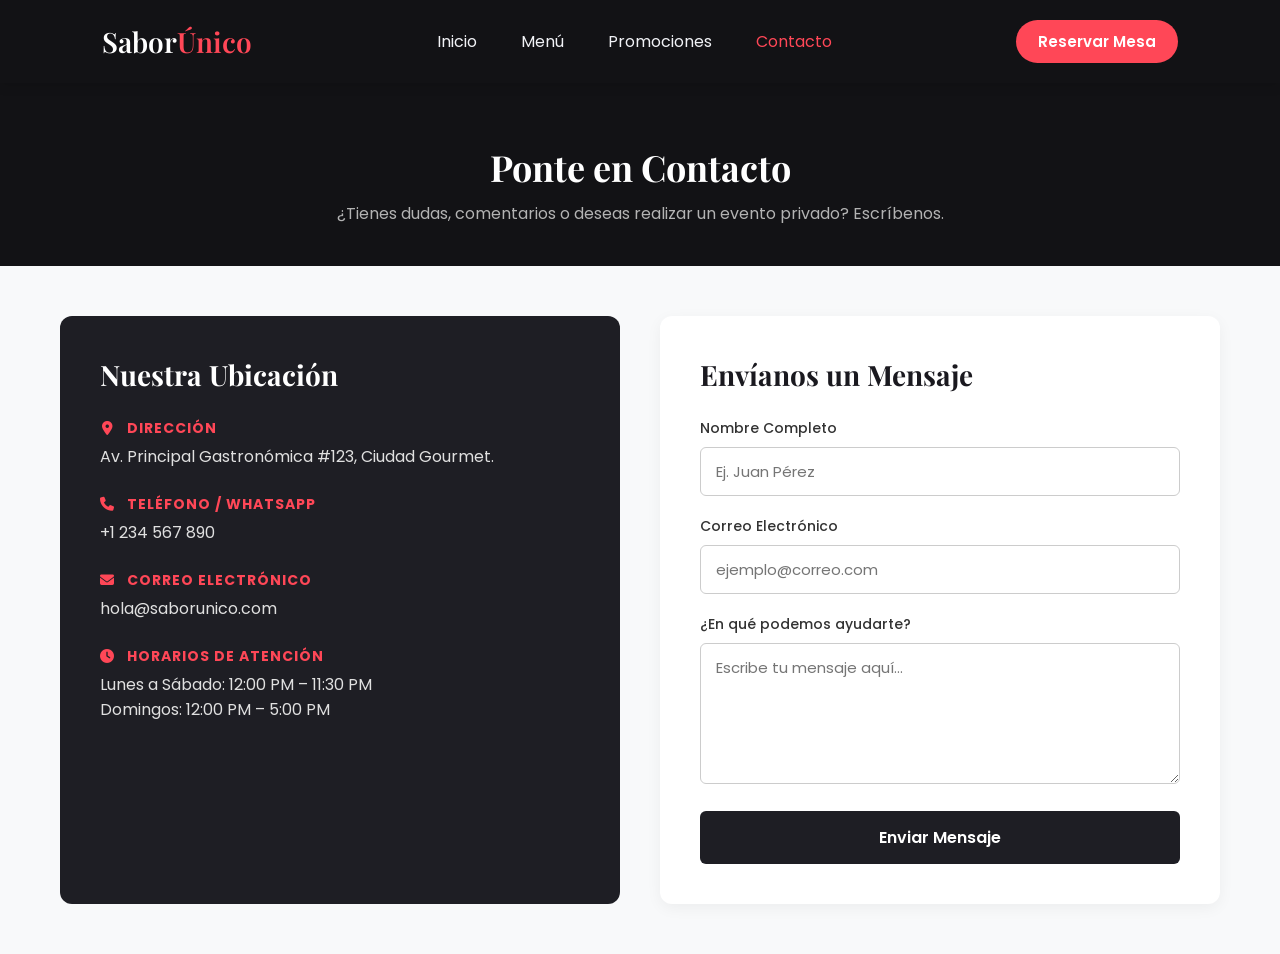
<file: Pages/contacto.html>
<!DOCTYPE html>
<html lang="es">
<head>
    <meta charset="UTF-8">
    <meta name="viewport" content="width=device-width, initial-scale=1.0">
    <title>Sabor Único - Contacto</title>
    <link href="https://fonts.googleapis.com/css2?family=Playfair+Display:wght@600&family=Poppins:wght@300;400;600&display=swap" rel="stylesheet">
    <link rel="icon" href="../logo.png" type="image/png">
    <!-- Añadimos la librería de iconos Font Awesome -->
    <link rel="stylesheet" href="https://cdnjs.cloudflare.com/ajax/libs/font-awesome/6.5.1/css/all.min.css" integrity="sha512-DTOQO9RWCH3ppGqcWaEA1BIZOC6xxalwEsw9c2QQeAIftl+Vegovlnee1c9QX4TctnWMn13TZye+giMm8e2LwA==" crossorigin="anonymous" referrerpolicy="no-referrer" />
    <link rel="stylesheet" href="../styles.css">
    <link rel="stylesheet" href="../Styles/contacto.css">
</head>
<body>

    <header class="navbar">
        <div class="logo">
            <a href="../index.htm">Sabor<span>Único</span></a>
        </div>
        <nav class="nav-menu">
            <a href="../index.htm">Inicio</a>
            <a href="menu.html">Menú</a>
            <a href="promociones.html">Promociones</a>
            <a href="contacto.html" class="active">Contacto</a>
        </nav>
        <div class="nav-btn">
            <a href="reserva.html" class="btn-reserve">Reservar Mesa</a>
        </div>
    </header>

    <header class="sec-titulo">
        <h1>Ponte en Contacto</h1>
        <p>¿Tienes dudas, comentarios o deseas realizar un evento privado? Escríbenos.</p>
    </header>

    <main class="contenedor-contacto">
        <section class="info-contacto">
            <h2>Nuestra Ubicación</h2>
            <div class="bloque-dato">
                <h4><i class="fa-solid fa-map-marker-alt"></i> Dirección</h4>
                <p>Av. Principal Gastronómica #123, Ciudad Gourmet.</p>
            </div>
            <div class="bloque-dato">
                <h4><i class="fa-solid fa-phone"></i> Teléfono / WhatsApp</h4>
                <p>+1 234 567 890</p>
            </div>
            <div class="bloque-dato">
                <h4><i class="fa-solid fa-envelope"></i> Correo Electrónico</h4>
                <p>hola@saborunico.com</p>
            </div>
            <div class="bloque-dato">
                <h4><i class="fa-solid fa-clock"></i> Horarios de Atención</h4>
                <p>Lunes a Sábado: 12:00 PM – 11:30 PM<br>Domingos: 12:00 PM – 5:00 PM</p>
            </div>
        </section>

        <section class="formulario-contacto">
            <h2>Envíanos un Mensaje</h2>
            <div id="alerta-formulario" class="alerta-formulario"></div>

            <form id="formContacto">
                <div class="grupo-input">
                    <label for="nombre">Nombre Completo</label>
                    <input type="text" id="nombre" required placeholder="Ej. Juan Pérez">
                </div>
                <div class="grupo-input">
                    <label for="email">Correo Electrónico</label>
                    <input type="email" id="email" required placeholder="ejemplo@correo.com">
                </div>
                <div class="grupo-input">
                    <label for="mensaje">¿En qué podemos ayudarte?</label>
                    <textarea id="mensaje" rows="5" required placeholder="Escribe tu mensaje aquí..."></textarea>
                </div>
                <button type="submit" class="btn-enviar">Enviar Mensaje</button>
            </form>
        </section>
    </main>

    <script src="../javascript/contacto.js"></script>
</body>
</html>
</file>
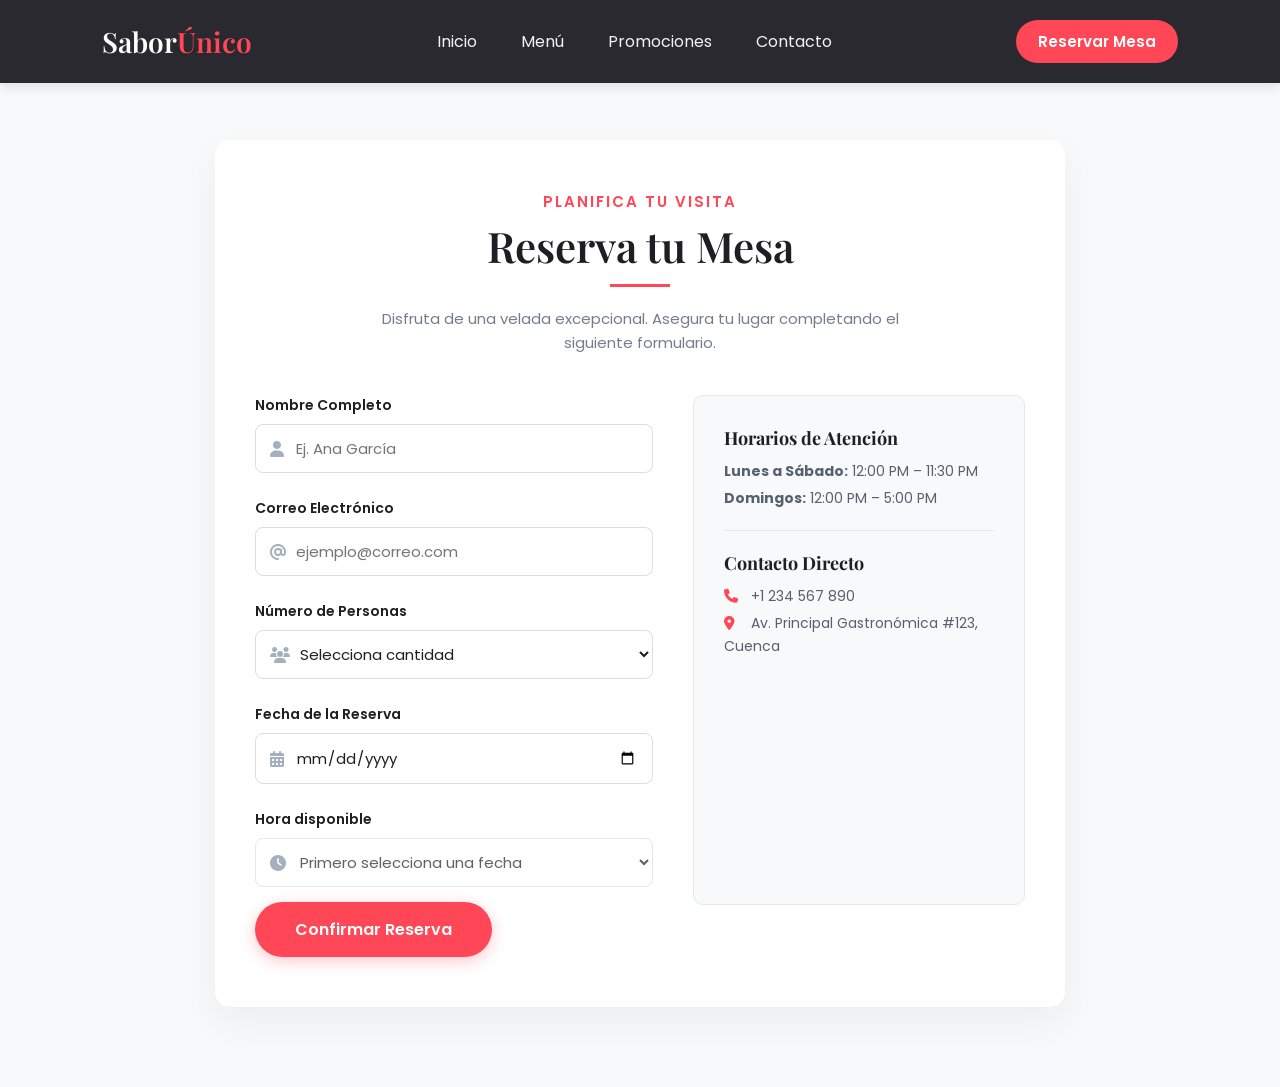
<file: Pages/reserva.html>
<!DOCTYPE html>
<html lang="es">
<head>
    <meta charset="UTF-8">
    <meta name="viewport" content="width=device-width, initial-scale=1.0">
    <title>Reservar Mesa - Sabor Único</title>
    <link href="https://fonts.googleapis.com/css2?family=Playfair+Display:ital,wght@0,600;1,400&family=Poppins:wght@300;400;600&display=swap" rel="stylesheet">
    <link rel="icon" href="../logo.png" type="image/png">
    <!-- Añadimos la librería de iconos Font Awesome -->
    <link rel="stylesheet" href="https://cdnjs.cloudflare.com/ajax/libs/font-awesome/6.5.1/css/all.min.css" integrity="sha512-DTOQO9RWCH3ppGqcWaEA1BIZOC6xxalwEsw9c2QQeAIftl+Vegovlnee1c9QX4TctnWMn13TZye+giMm8e2LwA==" crossorigin="anonymous" referrerpolicy="no-referrer" />
    <link rel="stylesheet" href="../styles.css">
    <link rel="stylesheet" href="../Styles/reserva.css">
</head>
<body>

    <!-- BARRA DE NAVEGACIÓN (Idéntica a la principal) -->
    <header class="navbar">
        <div class="logo">
            <a href="../index.htm">Sabor<span>Único</span></a>
        </div>
        <nav class="nav-menu">
            <a href="../index.htm">Inicio</a>
            <a href="menu.html">Menú</a>
            <a href="promociones.html">Promociones</a>
            <a href="contacto.html">Contacto</a>
        </nav>
        <div class="nav-btn">
            <a href="reserva.html" class="btn-reserve active-btn">Reservar Mesa</a>
        </div>
    </header>

    <!-- SECCIÓN DE RESERVAS -->
    <main class="reservation-container">
        <div class="reservation-card">
            <div class="reservation-header">
                <p class="section-subtitle">Planifica tu visita</p>
                <h2 class="section-title">Reserva tu Mesa</h2>
                <div class="underline"></div>
                <p class="reservation-lead">Disfruta de una velada excepcional. Asegura tu lugar completando el siguiente formulario.</p>
            </div>

            <div class="booking-content">
                <!-- COLUMNA IZQUIERDA: FORMULARIO -->
                <form id="booking-form" class="booking-form">
                    <div class="form-grid">
                        <!-- Nombre -->
                        <div class="form-group">
                            <label for="client-name">Nombre Completo</label>
                            <div class="input-with-icon">
                                <input type="text" id="client-name" required placeholder="Ej. Ana García">
                                <i class="fa-solid fa-user input-icon"></i>
                            </div>
                        </div>

                        <!-- Correo -->
                        <div class="form-group">
                            <label for="client-email">Correo Electrónico</label>
                            <div class="input-with-icon">
                                <input type="email" id="client-email" required placeholder="ejemplo@correo.com">
                                <i class="fa-solid fa-at input-icon"></i>
                            </div>
                        </div>

                        <!-- Número de Personas -->
                        <div class="form-group">
                            <label for="guests-count">Número de Personas</label>
                            <div class="input-with-icon">
                                <select id="guests-count" required>
                                    <option value="" disabled selected>Selecciona cantidad</option>
                                    <option value="1">1 Persona</option>
                                    <option value="2">2 Personas</option>
                                    <option value="3">3 Personas</option>
                                    <option value="4">4 Personas</option>
                                    <option value="5">5 Personas</option>
                                    <option value="6">6+ Personas (Mesa grande)</option>
                                </select>
                                <i class="fa-solid fa-users input-icon"></i>
                            </div>
                        </div>

                        <!-- Fecha -->
                        <div class="form-group">
                            <label for="booking-date">Fecha de la Reserva</label>
                            <div class="input-with-icon">
                                <input type="date" id="booking-date" required>
                                <i class="fa-solid fa-calendar-days input-icon"></i>
                            </div>
                        </div>

                        <!-- Hora -->
                        <div class="form-group full-width">
                            <label for="booking-time">Hora disponible</label>
                            <div class="input-with-icon">
                                <select id="booking-time" required disabled>
                                    <option value="" disabled selected>Primero selecciona una fecha</option>
                                </select>
                                <i class="fa-solid fa-clock input-icon"></i>
                            </div>
                        </div>
                    </div>

                    <!-- Botón de envío -->
                    <div class="form-actions">
                        <button type="submit" class="btn-submit">Confirmar Reserva</button>
                    </div>
                </form>

                <!-- COLUMNA DERECHA: INFORMACIÓN -->
                <div class="booking-info-panel">
                    <h4>Horarios de Atención</h4>
                    <p><strong>Lunes a Sábado:</strong> 12:00 PM – 11:30 PM</p>
                    <p><strong>Domingos:</strong> 12:00 PM – 5:00 PM</p>
                    <div class="info-divider"></div>
                    <h4>Contacto Directo</h4> 
                    <p><i class="fa-solid fa-phone"></i> +1 234 567 890</p>
                    <p><i class="fa-solid fa-map-marker-alt"></i> Av. Principal Gastronómica #123, Cuenca</p>
                    <div class="map-container">
                        <iframe src="https://www.google.com/maps/embed?pb=!1m18!1m12!1m3!1d40671.75519452552!2d-78.99501874792216!3d-2.9482623612088066!2m3!1f0!2f0!3f0!3m2!1i1024!2i768!4f13.1!3m3!1m2!1s0x91cd18095fc7e881%3A0xafd08fd090de6ff7!2sCuenca!5e0!3m2!1ses-419!2sec!4v1784252672209!5m2!1ses-419!2sec" style="border:0;" allowfullscreen="" loading="lazy" referrerpolicy="strict-origin-when-cross-origin"></iframe>
                    </div>
                </div>
            </div>

            <!-- Pantalla de éxito (Oculta inicialmente) -->
            <div id="success-message" class="success-message" style="display: none;">
                <div class="success-icon"><i class="fa-solid fa-check"></i></div>
                <h3>¡Reserva Solicitada con Éxito!</h3>
                <p>Hemos recibido tu solicitud, <strong id="summary-name"></strong>. Te enviaremos un correo de confirmación a <strong id="summary-email"></strong> en unos minutos.</p>
                <div class="reservation-summary">
                    <p><i class="fa-solid fa-calendar-days"></i> <strong>Fecha:</strong> <span id="summary-date"></span></p>
                    <p><i class="fa-solid fa-clock"></i> <strong>Hora:</strong> <span id="summary-time"></span></p>
                    <p><i class="fa-solid fa-users"></i> <strong>Personas:</strong> <span id="summary-guests"></span></p>
                </div>
                <button id="btn-reset-form" class="btn-secondary-dark">Hacer otra reserva</button>
            </div>

        </div>
    </main>

    <!-- Enlace al archivo JS -->
    <script src="../javascript/reserva.js"></script>
</body>
</html>
</file>
<file: styles.css>
/* --- CONFIGURACIÓN GENERAL Y VARIABLES --- */
:root {
    --primary-color: #ff4757;    /* Rojo/Naranja llamativo para botones */
    --secondary-color: #ffffff;  /* Blanco */
    --dark-color: #1e1e24;       /* Fondo oscuro para la navbar */
    --text-light: #ffffff;
    --text-gray: #f1f2f6;
    --font-titles: 'Playfair Display', serif;
    --font-body: 'Poppins', sans-serif;
}

* {
    margin: 0;
    padding: 0;
    box-sizing: border-box;
}

body {
    font-family: var(--font-body);
    background-color: #f8f9fa;
    color: var(--dark-color);
    overflow-x: hidden;
}

a {
    text-decoration: none;
    transition: all 0.3s ease;
}

/* --- BARRA DE NAVEGACIÓN (NAVBAR) --- */
.navbar {
    display: flex;
    justify-content: space-between;
    align-items: center;
    padding: 20px 8%;
    background-color: rgba(30, 30, 36, 0.95); /* Fondo oscuro semitransparente */
    position: fixed;
    top: 0;
    left: 0;
    width: 100%;
    z-index: 1000;
    box-shadow: 0 4px 10px rgba(0, 0, 0, 0.1);
}

.logo a {
    font-family: var(--font-titles);
    font-size: 28px;
    font-weight: 600;
    color: var(--text-light);
}

.logo a span {
    color: var(--primary-color);
}

.nav-menu a {
    color: var(--text-gray);
    margin: 0 20px;
    font-size: 16px;
    font-weight: 400;
}

.nav-menu a:hover, 
.nav-menu a.active {
    color: var(--primary-color);
}

.nav-btn {
    display: flex;
    align-items: center;
    gap: 15px;
}

.btn-reserve {
    background-color: var(--primary-color);
    color: var(--text-light);
    padding: 10px 22px;
    border-radius: 30px;
    font-weight: 600;
    font-size: 15px;
}

.btn-reserve:hover {
    background-color: #ff6b81;
    transform: translateY(-2px);
}

/* --- SECCIÓN DE INICIO (HERO SECTION) --- */
.hero-section {
    position: relative;
    height: 100vh; /* Ocupa todo el alto de la pantalla */
    display: flex;
    align-items: center;
    justify-content: center;
    text-align: center;
    /* Reemplaza esta URL por la foto real de tu restaurante o plato */
    background-image: url('https://images.unsplash.com/photo-1517248135467-4c7edcad34c4?q=80&w=2070');
    background-size: cover;
    background-position: center;
    background-attachment: fixed; /* Efecto Parallax suave */
}

/* Capa oscura encima de la imagen para que el texto blanco sea legible */
.hero-overlay {
    position: absolute;
    top: 0;
    left: 0;
    width: 100%;
    height: 100%;
    background-color: rgba(0, 0, 0, 0.6);
    z-index: 1;
}

.hero-content {
    position: relative;
    z-index: 2; /* Por encima de la capa oscura */
    max-width: 800px;
    padding: 0 20px;
    color: var(--text-light);
}

.hero-subtitle {
    font-size: 18px;
    text-transform: uppercase;
    letter-spacing: 3px;
    color: var(--primary-color);
    margin-bottom: 15px;
    font-weight: 600;
}

.hero-title {
    font-family: var(--font-titles);
    font-size: 56px;
    font-weight: 600;
    line-height: 1.2;
    margin-bottom: 20px;
}

.hero-description {
    font-size: 18px;
    color: var(--text-gray);
    margin-bottom: 35px;
    font-weight: 300;
    line-height: 1.6;
}

/* Botones de acción del Hero */
.hero-actions {
    display: flex;
    justify-content: center;
    gap: 20px;
}

.btn-primary {
    background-color: var(--primary-color);
    color: var(--text-light);
    padding: 14px 30px;
    border-radius: 30px;
    font-weight: 600;
    font-size: 16px;
}

.btn-primary:hover {
    background-color: #ff6b81;
    transform: translateY(-3px);
}

.btn-secondary {
    background-color: transparent;
    color: var(--text-light);
    border: 2px solid var(--text-light);
    padding: 12px 28px;
    border-radius: 30px;
    font-weight: 600;
    font-size: 16px;
}

.btn-secondary:hover {
    background-color: var(--text-light);
    color: var(--dark-color);
    transform: translateY(-3px);
}

/* --- RESPONSIVE BÁSICO (Para celulares) --- */
@media (max-width: 768px) {
    .nav-menu {
        display: none; /* Esconde el menú en móviles por ahora */
    }
    .hero-title {
        font-size: 38px;
    }
    .hero-description {
        font-size: 16px;
    }
    .hero-actions {
        flex-direction: column;
        gap: 15px;
        align-items: center;
    }
    .btn-primary, .btn-secondary {
        width: 80%;
    }
}

/* --- ESTILOS GENERALES PARA NUEVAS SECCIONES --- */
.section-header {
    text-align: center;
    margin-bottom: 60px;
}

.section-subtitle {
    font-size: 15px;
    text-transform: uppercase;
    letter-spacing: 2px;
    color: var(--primary-color);
    font-weight: 600;
    margin-bottom: 5px;
}

.section-title {
    font-family: var(--font-titles);
    font-size: 42px;
    font-weight: 600;
    color: var(--dark-color);
}
.sec-titulo {
    text-align: center;
    padding: 120px 20px 40px 20px;
    background-color: var(--secondary-color);
}


/* --- SECCIÓN DE CARACTERÍSTICAS --- */
.features-section {
    padding: 80px 8%;
    background-color: #f8f9fa; /* Un gris muy claro */
}

.features-grid {
    display: grid;
    grid-template-columns: repeat(auto-fit, minmax(280px, 1fr));
    gap: 30px;
    max-width: 1200px;
    margin: 0 auto;
}

.feature-card {
    background-color: var(--secondary-color);
    padding: 40px 30px;
    text-align: center;
    border-radius: 12px;
    box-shadow: 0 10px 25px rgba(0, 0, 0, 0.05);
    transition: transform 0.3s ease, box-shadow 0.3s ease;
}

.feature-card:hover {
    transform: translateY(-10px);
    box-shadow: 0 15px 30px rgba(0, 0, 0, 0.1);
}

.feature-icon {
    margin-bottom: 20px;
}

.feature-icon img {
    width: 60px;
    height: 60px;
    opacity: 0.9;
}

.feature-title {
    font-family: var(--font-titles);
    font-size: 22px;
    margin-bottom: 10px;
    color: var(--dark-color);
}

.feature-description {
    font-size: 15px;
    color: #747d8c;
    line-height: 1.6;
}

/* --- SECCIÓN DE GALERÍA --- */
.gallery-section {
    padding: 80px 8%;
    background-color: var(--secondary-color);
}

.gallery-grid {
    display: grid;
    grid-template-columns: repeat(auto-fit, minmax(300px, 1fr));
    gap: 15px;
    max-width: 1200px;
    margin: 0 auto;
}

.gallery-item {
    position: relative;
    overflow: hidden;
    border-radius: 10px;
    cursor: pointer;
}

.gallery-overlay {
    position: absolute;
    top: 0;
    left: 0;
    width: 100%;
    height: 100%;
    background-color: rgba(0, 0, 0, 0.6);
    display: flex;
    flex-direction: column;
    justify-content: center;
    align-items: center;
    text-align: center;
    padding: 20px;
    color: var(--text-light);
    opacity: 0;
    transition: opacity 0.4s ease;
}

.gallery-overlay h3 {
    font-family: var(--font-titles);
    font-size: 20px;
    margin-bottom: 5px;
    transform: translateY(10px);
    transition: transform 0.4s ease;
}

.gallery-overlay p {
    font-size: 14px;
}

.gallery-item:hover .gallery-overlay {
    opacity: 1;
}

.gallery-item img {
    width: 100%;
    height: 250px;
    object-fit: cover;
    display: block;
    transition: transform 0.4s ease;
}

.gallery-item:hover img {
    transform: scale(1.1);
}

.gallery-item:hover .gallery-overlay h3 {
    transform: translateY(0);
}

/* --- SECCIÓN DE TESTIMONIOS --- */
.testimonials-section {
    padding: 80px 8%;
    background-color: #f8f9fa;
}

.testimonials-grid {
    display: grid;
    grid-template-columns: repeat(auto-fit, minmax(400px, 1fr));
    gap: 30px;
    max-width: 1000px;
    margin: 0 auto;
}

.testimonial-card {
    background-color: var(--secondary-color);
    padding: 35px;
    border-radius: 10px;
    border-left: 5px solid var(--primary-color);
    box-shadow: 0 10px 25px rgba(0, 0, 0, 0.05);
}

.testimonial-text {
    font-size: 16px;
    line-height: 1.7;
    color: #57606f;
    font-style: italic;
    margin-bottom: 20px;
}

.testimonial-author {
    font-weight: 600;
    color: var(--dark-color);
    text-align: right;
}
</file>
<file: Styles/contacto.css>
/* --- ESTILOS DE LA NAVBAR ORIGINAL --- */
.navbar {
    background-color: #121215;
    display: flex;
    justify-content: space-between;
    align-items: center;
    padding: 20px 8%;
    position: sticky;
    top: 0;
    z-index: 1000;
}

.logo {
    color: #ffffff;
    font-family: 'Playfair Display', 'Georgia', serif; 
    font-size: 28px;
    font-weight: 700;
}

.logo span {
    color: #ff4a5a;
}

.nav-links {
    list-style: none;
    display: flex;
    gap: 35px;
    align-items: center;
}

.nav-links a {
    color: #ffffff;
    text-decoration: none;
    font-size: 16px;
    font-weight: 500;
    font-family: 'Poppins', sans-serif;
    transition: color 0.3s;
}

.nav-links a:hover, 
.nav-links a.active {
    color: #ff4a5a;
}

.btn-reserva {
    background-color: #ff4a5a;
    color: #ffffff;
    padding: 12px 32px;
    border-radius: 50px;
    text-decoration: none;
    font-weight: 700;
    font-family: 'Poppins', sans-serif;
    transition: background-color 0.3s, transform 0.2s;
    font-size: 15px;
    display: inline-block;
}

.btn-reserva:hover {
    background-color: #ff3347;
}

/* --- TÍTULO DE LA SECCIÓN --- */
.sec-titulo {
    text-align: center;
    padding: 60px 20px 40px;
    background-color: #121215;
    color: #ffffff;
}

.sec-titulo h1 {
    font-family: 'Playfair Display', serif;
    font-size: 36px;
    margin-bottom: 10px;
}

.sec-titulo p {
    color: #b3b3b3;
    font-family: 'Poppins', sans-serif;
}

/* --- CONTENIDO DE CONTACTO --- */
.contenedor-contacto {
    max-width: 1200px;
    margin: 50px auto;
    padding: 0 20px;
    display: grid;
    grid-template-columns: repeat(auto-fit, minmax(450px, 1fr));
    gap: 40px;
}

.info-contacto {
    background-color: var(--dark-color);
    color: var(--text-light);
    padding: 40px;
    border-radius: 12px;
}

.info-contacto h2 {
    font-family: 'Playfair Display', serif;
    margin-bottom: 25px;
    font-size: 28px;
}

.bloque-dato {
    margin-bottom: 25px;
}

.bloque-dato h4 {
    color: var(--primary-color);
    font-size: 14px;
    text-transform: uppercase;
    margin-bottom: 5px;
    letter-spacing: 1px;
}

.bloque-dato h4 i {
    margin-right: 8px;
    width: 15px;
    text-align: center;
}

.bloque-dato p {
    font-family: 'Poppins', sans-serif;
    font-size: 16px;
    color: #e0e0e0;
}

.formulario-contacto {
    background-color: var(--secondary-color);
    padding: 40px;
    border-radius: 12px;
    box-shadow: 0 4px 15px rgba(0,0,0,0.05);
}

.formulario-contacto h2 {
    font-family: 'Playfair Display', serif;
    margin-bottom: 25px;
    font-size: 28px;
    color: #1a191f;
}

.grupo-input {
    margin-bottom: 20px;
}

.grupo-input label {
    display: block;
    margin-bottom: 8px;
    font-weight: 500;
    font-size: 14px;
    color: #333333;
    font-family: 'Poppins', sans-serif;
}

.grupo-input input, 
.grupo-input textarea {
    width: 100%;
    padding: 12px 15px;
    border: 1px solid #cccccc;
    border-radius: 6px;
    font-family: 'Poppins', sans-serif;
    font-size: 15px;
    transition: border-color 0.3s;
}

.grupo-input input:focus, 
.grupo-input textarea:focus {
    outline: none;
    border-color: var(--primary-color);
}

.btn-enviar {
    background-color: var(--dark-color);
    color: var(--text-light);
    border: none;
    padding: 14px 30px;
    border-radius: 6px;
    font-size: 16px;
    font-weight: 600;
    cursor: pointer;
    transition: background 0.3s;
    width: 100%;
    font-family: 'Poppins', sans-serif;
}

.btn-enviar:hover {
    background-color: var(--primary-color);
}

/* --- ALERTAS DINÁMICAS (JS) --- */
.alerta-formulario {
    padding: 12px;
    margin-bottom: 20px;
    border-radius: 6px;
    font-size: 14px;
    font-weight: 500;
    display: none;
    font-family: 'Poppins', sans-serif;
}

.alerta-formulario.exito {
    background-color: #d4edda;
    color: #155724;
    display: block;
}

.alerta-formulario.error {
    background-color: #f8d7da;
    color: #721c24;
    display: block;
}

@media (max-width: 768px) {
    .contenedor-contacto {
        grid-template-columns: 1fr;
    }
}
</file>
<file: Styles/reserva.css>
/* --- CONFIGURACIONES ADICIONALES PARA LA PÁGINA DE RESERVAS --- */

/* Margen superior general para evitar que la navbar fija tape el contenido */
.reservation-container {
    padding: 140px 8% 80px 8%;
    background-color: #f8f9fa;
    min-height: 100vh;
    display: flex;
    justify-content: center;
    align-items: center;
}

.reservation-card {
    background-color: var(--secondary-color);
    width: 100%; 
    max-width: 850px;
    padding: 50px 40px;
    border-radius: 15px;
    box-shadow: 0 15px 40px rgba(0, 0, 0, 0.05);
}

.reservation-header {
    text-align: center;
    margin-bottom: 40px;
}

.underline {
    width: 60px;
    height: 3px;
    background-color: var(--primary-color);
    margin: 10px auto 20px auto;
}

.reservation-lead {
    font-size: 15px;
    color: #747d8c;
    max-width: 550px;
    margin: 0 auto;
    line-height: 1.6;
}

/* Nuevo layout de 2 columnas */
.booking-content {
    display: grid;
    grid-template-columns: 1.2fr 1fr; /* El formulario es un poco más grande */
    gap: 40px;
    align-items: start;
}

/* Estilos de Formulario */
.booking-form {
    display: flex;
    flex-direction: column;
}

.form-grid {
    display: grid; 
    grid-template-columns: repeat(auto-fit, minmax(280px, 1fr));
    gap: 25px;
}

.form-group {
    display: flex;
    flex-direction: column;
    position: relative;
    gap: 8px;
}

.form-group label {
    font-size: 14px;
    font-weight: 600;
    color: var(--dark-color);
}

.input-with-icon {
    position: relative;
    display: flex;
}

.form-group input,
.form-group select,
.form-group textarea {
    font-family: var(--font-body);
    font-size: 15px;
    padding: 12px 15px;
    border: 1px solid #dcdde1;
    border-radius: 8px;
    background-color: #ffffff;
    color: var(--dark-color);
    outline: none;
    transition: border-color 0.3s ease, box-shadow 0.3s ease;
}
/* Ajuste para que el texto no se solape con el icono */
.form-group input, .form-group select {
    padding-left: 40px;
    width: 100%;
}

.input-icon {
    position: absolute;
    left: 15px;
    top: 50%;
    transform: translateY(-50%);
    color: #a4b0be;
    font-size: 16px;
    pointer-events: none; /* Para poder hacer clic en el input */
}

/* Feedback de validación en los campos */
.form-group.success input,
.form-group.success select {
    border-color: #2ed573;
    background-color: #f0fff5;
}

.form-group input:focus,
.form-group select:focus,
.form-group textarea:focus {
    border-color: var(--primary-color);
    box-shadow: 0 0 8px rgba(255, 71, 87, 0.15);
}

.form-group input:focus ~ .input-icon,
.form-group select:focus + .input-icon {
    color: var(--primary-color);
}

.full-width {
    grid-column: 1 / -1;
}

/* Botón de Envío */
.form-actions {
    text-align: left;
    margin-top: 15px;
}

.btn-submit {
    background-color: var(--primary-color);
    color: var(--text-light);
    border: none;
    font-family: var(--font-body);
    padding: 15px 40px;
    border-radius: 30px;
    font-weight: 600;
    font-size: 16px;
    cursor: pointer;
    transition: all 0.3s ease;
    box-shadow: 0 4px 15px rgba(255, 71, 87, 0.3);
}

.btn-submit:hover {
    background-color: #ff6b81;
    transform: translateY(-2px);
    box-shadow: 0 6px 20px rgba(255, 71, 87, 0.4);
}

/* --- PANEL DE INFORMACIÓN (COLUMNA DERECHA) --- */
.booking-info-panel {
    background-color: #f8f9fa;
    padding: 30px;
    border-radius: 10px;
    border: 1px solid #e4e7eb;
}

.booking-info-panel h4 {
    font-family: var(--font-titles);
    font-size: 18px;
    margin-bottom: 10px;
    color: var(--dark-color);
}

.booking-info-panel p {
    font-size: 14px;
    color: #57606f;
    line-height: 1.6;
    margin-bottom: 5px;
}
.booking-info-panel p i {
    color: var(--primary-color);
    margin-right: 8px;
    width: 15px; /* Para alinear el texto */
}

.info-divider {
    height: 1px;
    background-color: #e4e7eb;
    margin: 20px 0;
}

.map-container {
    position: relative;
    overflow: hidden;
    width: 100%;
    padding-top: 75%; /* Proporción 4:3 para el mapa */
    border-radius: 8px;
    margin-top: 15px;
}

.map-container iframe {
    position: absolute;
    top: 0;
    left: 0;
    width: 100%;
    height: 100%;
}

/* Estilos de la Pantalla de Éxito */
.success-message {
    text-align: center;
    padding: 30px 10px;
    animation: fadeIn 0.5s ease forwards;
}

.success-icon {
    width: 70px;
    height: 70px;
    background-color: #2ed573;
    color: white;
    font-size: 32px;
    border-radius: 50%;
    margin: 0 auto 25px auto;
    display: flex;
    justify-content: center;
    align-items: center;
}

.success-message h3 {
    font-family: var(--font-titles);
    font-size: 32px;
    color: var(--dark-color);
    margin-bottom: 15px;
}

.success-message p {
    color: #57606f;
    font-size: 16px;
    margin-bottom: 30px;
    line-height: 1.6;
}

.reservation-summary {
    background-color: #f1f2f6;
    padding: 20px;
    border-radius: 10px;
    display: inline-block;
    text-align: left;
    margin-bottom: 30px;
    min-width: 280px;
}

.reservation-summary p {
    margin-bottom: 10px;
    font-size: 15px;
}

.reservation-summary p i {
    color: var(--primary-color);
    margin-right: 8px;
}

.reservation-summary p:last-child {
    margin-bottom: 0;
}

.btn-secondary-dark {
    background-color: var(--dark-color);
    color: var(--text-light);
    border: none;
    padding: 12px 25px;
    border-radius: 30px;
    font-family: var(--font-body);
    font-weight: 600;
    cursor: pointer;
    transition: background-color 0.3s;
}

.btn-secondary-dark:hover {
    background-color: #33333e;
}

/* Animación de entrada */
@keyframes fadeIn {
    from { opacity: 0; transform: translateY(10px); }
    to { opacity: 1; transform: translateY(0); }
}

/* Responsive Ajustes */
@media (max-width: 768px) {
    .booking-content {
        grid-template-columns: 1fr; /* Apila las columnas en móvil */
    }
    .reservation-card {
        padding: 30px 20px;
    }
    .reservation-container {
        padding-top: 110px;
    }
}
</file>
